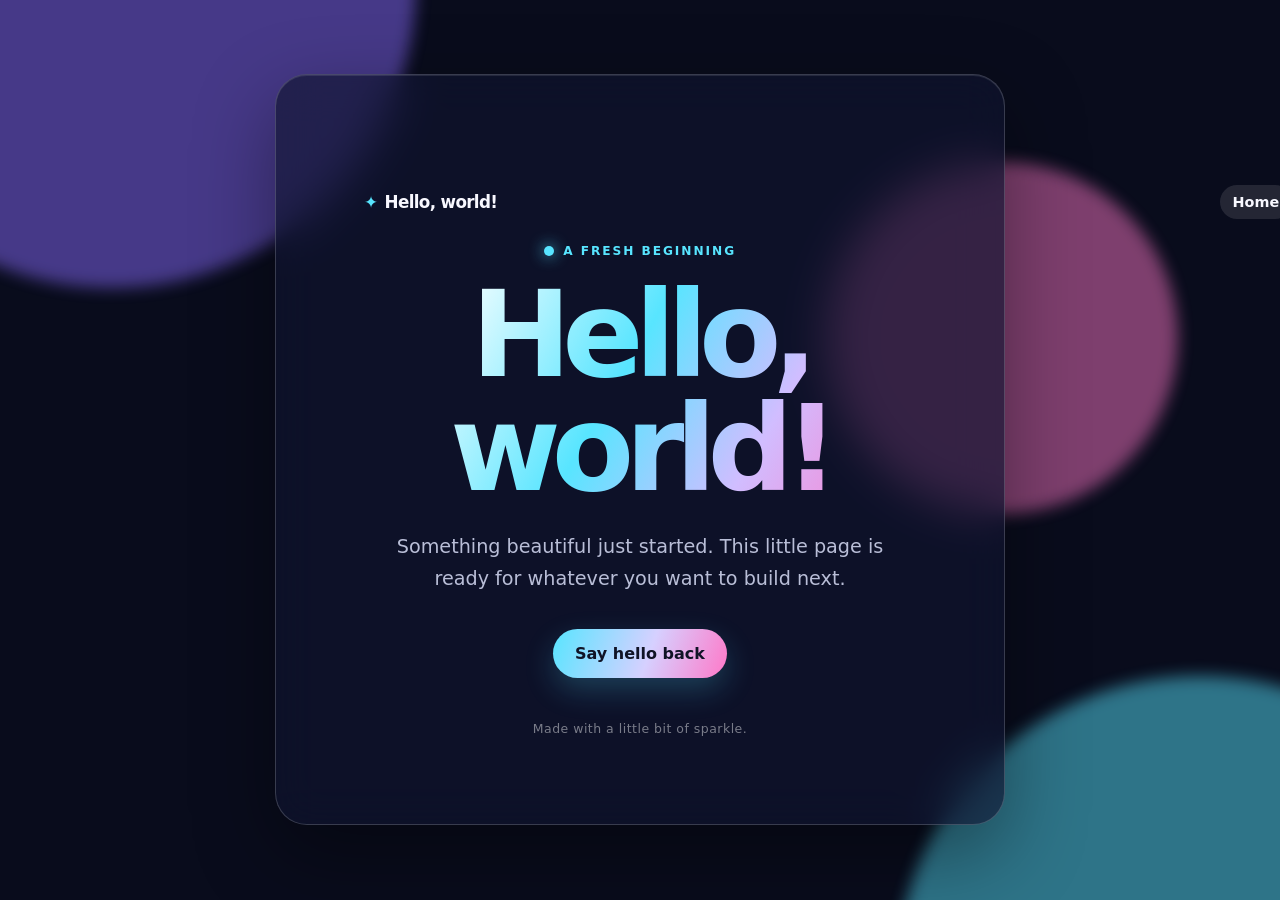
<file: index.html>
<!doctype html>
<html lang="en">
  <head>
    <meta charset="UTF-8" />
    <meta name="viewport" content="width=device-width, initial-scale=1.0" />
    <meta name="theme-color" content="#090c1c" />
    <title>Hello, world!</title>
    <link rel="stylesheet" href="styles.css" />
    <style>
      :root {
        color-scheme: dark;
        --ink: #f8f8ff;
        --muted: #b9bed7;
        --violet: #8a6cff;
        --cyan: #58e5ff;
        --pink: #ff78c8;
        --panel: rgba(16, 20, 48, 0.66);
      }

      * { box-sizing: border-box; }

      body {
        min-height: 100vh;
        margin: 0;
        display: grid;
        place-items: center;
        overflow: hidden;
        background: #090c1c;
        color: var(--ink);
        font-family: Inter, ui-sans-serif, system-ui, -apple-system, BlinkMacSystemFont, "Segoe UI", sans-serif;
      }

      .orb {
        position: fixed;
        width: 38rem;
        aspect-ratio: 1;
        border-radius: 50%;
        filter: blur(8px);
        opacity: 0.48;
        pointer-events: none;
        animation: drift 14s ease-in-out infinite alternate;
      }

      .orb.one { background: var(--violet); top: -20rem; left: -12rem; }
      .orb.two { background: var(--cyan); bottom: -24rem; right: -14rem; animation-delay: -6s; }
      .orb.three { background: var(--pink); width: 22rem; top: 18%; right: 8%; animation-delay: -10s; }

      main {
        position: relative;
        width: min(92vw, 730px);
        padding: clamp(2rem, 7vw, 5.5rem);
        text-align: center;
        background: var(--panel);
        border: 1px solid rgba(255, 255, 255, 0.18);
        border-radius: 32px;
        box-shadow: 0 28px 80px rgba(0, 0, 0, 0.38), inset 0 1px rgba(255, 255, 255, 0.1);
        backdrop-filter: blur(22px);
        animation: arrive 800ms cubic-bezier(.2,.8,.2,1) both;
      }

      .eyebrow {
        display: inline-flex;
        align-items: center;
        gap: 0.55rem;
        margin: 0 0 1.25rem;
        color: var(--cyan);
        font-size: 0.76rem;
        font-weight: 800;
        letter-spacing: 0.16em;
        text-transform: uppercase;
      }

      .spark {
        width: 0.65rem;
        height: 0.65rem;
        border-radius: 50%;
        background: currentColor;
        box-shadow: 0 0 15px currentColor;
        animation: pulse 1.8s ease-in-out infinite;
      }

      h1 {
        margin: 0;
        font-size: clamp(3.3rem, 11vw, 7.5rem);
        line-height: 0.95;
        letter-spacing: -0.075em;
        background: linear-gradient(120deg, #fff 12%, var(--cyan) 46%, #d1bdff 72%, var(--pink));
        -webkit-background-clip: text;
        background-clip: text;
        color: transparent;
        text-wrap: balance;
      }

      p {
        max-width: 33rem;
        margin: 1.55rem auto 2.15rem;
        color: var(--muted);
        font-size: clamp(1rem, 2vw, 1.2rem);
        line-height: 1.65;
      }

      button {
        border: 0;
        border-radius: 999px;
        padding: 0.95rem 1.35rem;
        color: #101326;
        background: linear-gradient(110deg, var(--cyan), #d6d0ff 55%, var(--pink));
        box-shadow: 0 12px 30px rgba(88, 229, 255, 0.22);
        cursor: pointer;
        font: inherit;
        font-weight: 800;
        transition: transform 180ms ease, box-shadow 180ms ease;
      }

      button:hover { transform: translateY(-3px) scale(1.02); box-shadow: 0 18px 38px rgba(255, 120, 200, 0.28); }
      button:active { transform: translateY(0) scale(0.98); }
      button:focus-visible { outline: 3px solid white; outline-offset: 4px; }

      .footer {
        margin: 2.7rem 0 0;
        color: rgba(255, 255, 255, 0.45);
        font-size: 0.78rem;
        letter-spacing: 0.04em;
      }

      @keyframes arrive {
        from { opacity: 0; transform: translateY(26px) scale(0.97); }
        to { opacity: 1; transform: translateY(0) scale(1); }
      }

      @keyframes drift {
        to { transform: translate(5rem, 3rem) scale(1.12); }
      }

      @keyframes pulse {
        50% { transform: scale(1.4); opacity: 0.65; }
      }

      @media (prefers-reduced-motion: reduce) {
        *, *::before, *::after { animation-duration: 0.01ms !important; animation-iteration-count: 1 !important; scroll-behavior: auto !important; }
      }
    </style>
  </head>
  <body>
    <div class="orb one"></div>
    <div class="orb two"></div>
    <div class="orb three"></div>

    <main>
      <header class="site-header">
        <a class="brand" href="index.html">Hello, world!</a>
        <nav aria-label="Main navigation">
          <a href="index.html" aria-current="page">Home</a>
          <a href="about.html">About</a>
          <a href="contact.html">Contact</a>
        </nav>
      </header>
      <div class="eyebrow"><span class="spark"></span> A fresh beginning</div>
      <h1>Hello, world!</h1>
      <p>Something beautiful just started. This little page is ready for whatever you want to build next.</p>
      <button type="button" id="hello-button">Say hello back</button>
      <div class="footer" id="message">Made with a little bit of sparkle.</div>
    </main>

    <script>
      const button = document.querySelector("#hello-button");
      const message = document.querySelector("#message");

      button.addEventListener("click", () => {
        message.textContent = "Hello to you too — let’s make something great.";
        button.textContent = "Hello received ✦";
      });
    </script>
  </body>
</html>
</file>
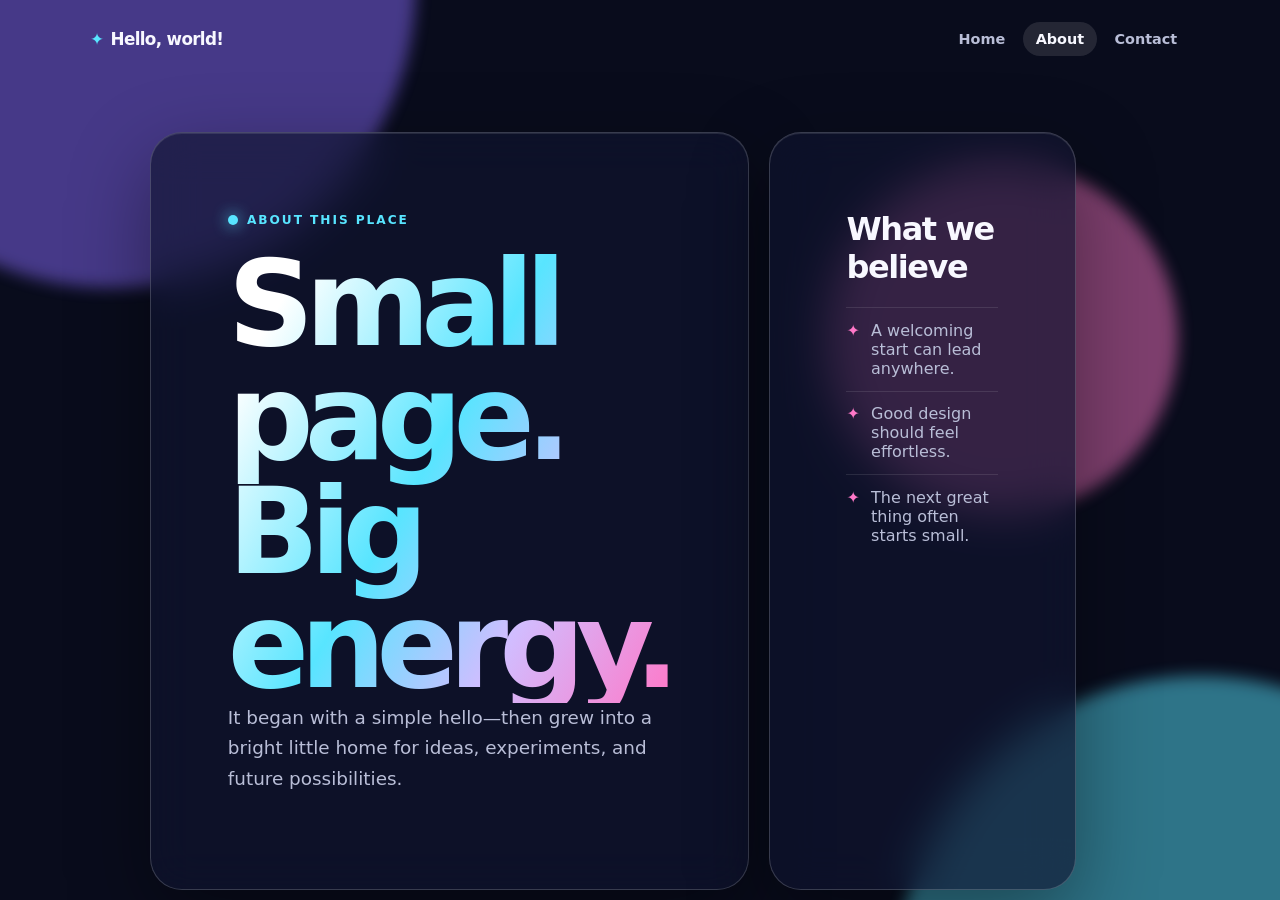
<file: about.html>
<!doctype html>
<html lang="en">
  <head>
    <meta charset="UTF-8" />
    <meta name="viewport" content="width=device-width, initial-scale=1.0" />
    <meta name="theme-color" content="#090c1c" />
    <meta name="description" content="Learn more about this little corner of the web." />
    <title>About · Hello, world!</title>
    <link rel="stylesheet" href="styles.css" />
  </head>
  <body>
    <div class="orb one"></div><div class="orb two"></div><div class="orb three"></div>
    <header class="site-header">
      <a class="brand" href="index.html">Hello, world!</a>
      <nav aria-label="Main navigation"><a href="index.html">Home</a><a href="about.html" aria-current="page">About</a><a href="contact.html">Contact</a></nav>
    </header>
    <main class="page-shell two-column">
      <section class="content-card">
        <div class="eyebrow"><span class="spark"></span> About this place</div>
        <h1>Small page.<br />Big energy.</h1>
        <p>It began with a simple hello—then grew into a bright little home for ideas, experiments, and future possibilities.</p>
      </section>
      <aside class="content-card">
        <h2>What we believe</h2>
        <ul class="highlight-list">
          <li>A welcoming start can lead anywhere.</li>
          <li>Good design should feel effortless.</li>
          <li>The next great thing often starts small.</li>
        </ul>
      </aside>
    </main>
  </body>
</html>
</file>
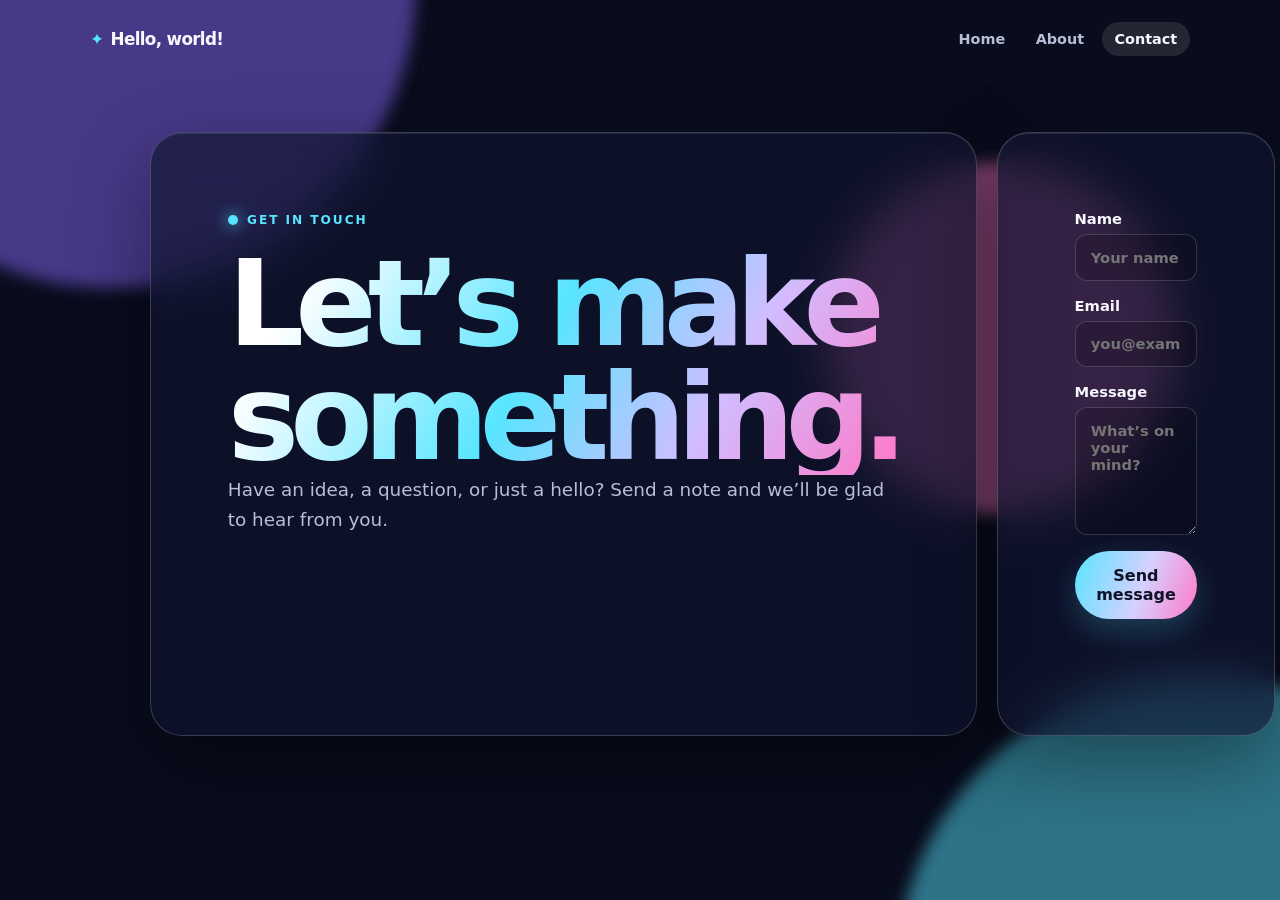
<file: contact.html>
<!doctype html>
<html lang="en">
  <head>
    <meta charset="UTF-8" />
    <meta name="viewport" content="width=device-width, initial-scale=1.0" />
    <meta name="theme-color" content="#090c1c" />
    <meta name="description" content="Get in touch with Hello, world!" />
    <title>Contact · Hello, world!</title>
    <link rel="stylesheet" href="styles.css" />
  </head>
  <body>
    <div class="orb one"></div><div class="orb two"></div><div class="orb three"></div>
    <header class="site-header">
      <a class="brand" href="index.html">Hello, world!</a>
      <nav aria-label="Main navigation"><a href="index.html">Home</a><a href="about.html">About</a><a href="contact.html" aria-current="page">Contact</a></nav>
    </header>
    <main class="page-shell two-column">
      <section class="content-card">
        <div class="eyebrow"><span class="spark"></span> Get in touch</div>
        <h1>Let’s make<br />something.</h1>
        <p>Have an idea, a question, or just a hello? Send a note and we’ll be glad to hear from you.</p>
      </section>
      <section class="content-card">
        <form id="contact-form">
          <label>Name<input name="name" autocomplete="name" placeholder="Your name" required /></label>
          <label>Email<input name="email" type="email" autocomplete="email" placeholder="you@example.com" required /></label>
          <label>Message<textarea name="message" placeholder="What’s on your mind?" required></textarea></label>
          <button type="submit">Send message</button>
          <p class="form-status" id="form-status" aria-live="polite"></p>
        </form>
      </section>
    </main>
    <script>
      document.querySelector("#contact-form").addEventListener("submit", (event) => {
        event.preventDefault();
        document.querySelector("#form-status").textContent = "Thanks for reaching out — your message is ready to send!";
        event.currentTarget.reset();
      });
    </script>
  </body>
</html>
</file>
<file: styles.css>
:root {
  color-scheme: dark;
  --ink: #f8f8ff;
  --muted: #b9bed7;
  --violet: #8a6cff;
  --cyan: #58e5ff;
  --pink: #ff78c8;
  --panel: rgba(16, 20, 48, 0.66);
}

* { box-sizing: border-box; }

body {
  min-height: 100vh;
  margin: 0;
  overflow-x: hidden;
  background: #090c1c;
  color: var(--ink);
  font-family: Inter, ui-sans-serif, system-ui, -apple-system, BlinkMacSystemFont, "Segoe UI", sans-serif;
}

.orb { position: fixed; z-index: -1; width: 38rem; aspect-ratio: 1; border-radius: 50%; filter: blur(8px); opacity: 0.48; pointer-events: none; animation: drift 14s ease-in-out infinite alternate; }
.orb.one { background: var(--violet); top: -20rem; left: -12rem; }
.orb.two { background: var(--cyan); bottom: -24rem; right: -14rem; animation-delay: -6s; }
.orb.three { background: var(--pink); width: 22rem; top: 18%; right: 8%; animation-delay: -10s; }

.site-header { width: min(92vw, 1100px); margin: 0 auto; padding: 1.4rem 0; display: flex; align-items: center; justify-content: space-between; gap: 1rem; }
.brand { color: var(--ink); font-size: 1.05rem; font-weight: 900; letter-spacing: -0.04em; text-decoration: none; }
.brand::before { content: "✦"; margin-right: 0.45rem; color: var(--cyan); }
nav { display: flex; gap: 0.3rem; }
nav a { padding: 0.55rem 0.8rem; border-radius: 999px; color: var(--muted); font-size: 0.9rem; font-weight: 700; text-decoration: none; transition: background 180ms ease, color 180ms ease; }
nav a:hover, nav a[aria-current="page"] { background: rgba(255, 255, 255, 0.11); color: var(--ink); }

.page-shell { width: min(92vw, 980px); margin: clamp(1rem, 6vh, 4rem) auto 4rem; animation: arrive 800ms cubic-bezier(.2,.8,.2,1) both; }
.content-card { padding: clamp(2rem, 6vw, 4.8rem); background: var(--panel); border: 1px solid rgba(255, 255, 255, 0.18); border-radius: 32px; box-shadow: 0 28px 80px rgba(0, 0, 0, 0.38), inset 0 1px rgba(255, 255, 255, 0.1); backdrop-filter: blur(22px); }
.eyebrow { display: inline-flex; align-items: center; gap: 0.55rem; margin: 0 0 1.25rem; color: var(--cyan); font-size: 0.76rem; font-weight: 800; letter-spacing: 0.16em; text-transform: uppercase; }
.spark { width: 0.65rem; height: 0.65rem; border-radius: 50%; background: currentColor; box-shadow: 0 0 15px currentColor; animation: pulse 1.8s ease-in-out infinite; }
h1, h2, p { margin-top: 0; }
h1 { margin-bottom: 0; font-size: clamp(3.3rem, 11vw, 7.5rem); line-height: 0.95; letter-spacing: -0.075em; background: linear-gradient(120deg, #fff 12%, var(--cyan) 46%, #d1bdff 72%, var(--pink)); -webkit-background-clip: text; background-clip: text; color: transparent; text-wrap: balance; }
h2 { margin-bottom: 0.65rem; font-size: clamp(1.35rem, 3vw, 2rem); letter-spacing: -0.045em; }
p { color: var(--muted); font-size: clamp(1rem, 2vw, 1.15rem); line-height: 1.65; }
.two-column { display: grid; grid-template-columns: 1.15fr 0.85fr; gap: 1.25rem; }
.highlight-list { padding: 0; margin: 1.3rem 0 0; list-style: none; }
.highlight-list li { display: flex; gap: 0.7rem; padding: 0.8rem 0; border-top: 1px solid rgba(255, 255, 255, 0.1); color: var(--muted); }
.highlight-list li::before { content: "✦"; color: var(--pink); }
form { display: grid; gap: 1rem; }
label { display: grid; gap: 0.45rem; color: var(--ink); font-size: 0.92rem; font-weight: 750; }
input, textarea { width: 100%; padding: 0.85rem 0.95rem; border: 1px solid rgba(255, 255, 255, 0.16); border-radius: 12px; background: rgba(0, 0, 0, 0.18); color: var(--ink); font: inherit; }
textarea { min-height: 8rem; resize: vertical; }
button { border: 0; border-radius: 999px; padding: 0.95rem 1.35rem; color: #101326; background: linear-gradient(110deg, var(--cyan), #d6d0ff 55%, var(--pink)); box-shadow: 0 12px 30px rgba(88, 229, 255, 0.22); cursor: pointer; font: inherit; font-weight: 800; transition: transform 180ms ease, box-shadow 180ms ease; }
button:hover { transform: translateY(-3px) scale(1.02); box-shadow: 0 18px 38px rgba(255, 120, 200, 0.28); }
button:focus-visible, input:focus-visible, textarea:focus-visible { outline: 3px solid white; outline-offset: 4px; }
.form-status { min-height: 1.5em; margin: 0; color: var(--cyan); font-size: 0.95rem; }
@keyframes arrive { from { opacity: 0; transform: translateY(26px) scale(0.97); } to { opacity: 1; transform: translateY(0) scale(1); } }
@keyframes drift { to { transform: translate(5rem, 3rem) scale(1.12); } }
@keyframes pulse { 50% { transform: scale(1.4); opacity: 0.65; } }
@media (max-width: 680px) { .site-header { align-items: flex-start; flex-direction: column; } .two-column { grid-template-columns: 1fr; } }
@media (prefers-reduced-motion: reduce) { *, *::before, *::after { animation-duration: 0.01ms !important; animation-iteration-count: 1 !important; scroll-behavior: auto !important; } }
</file>
